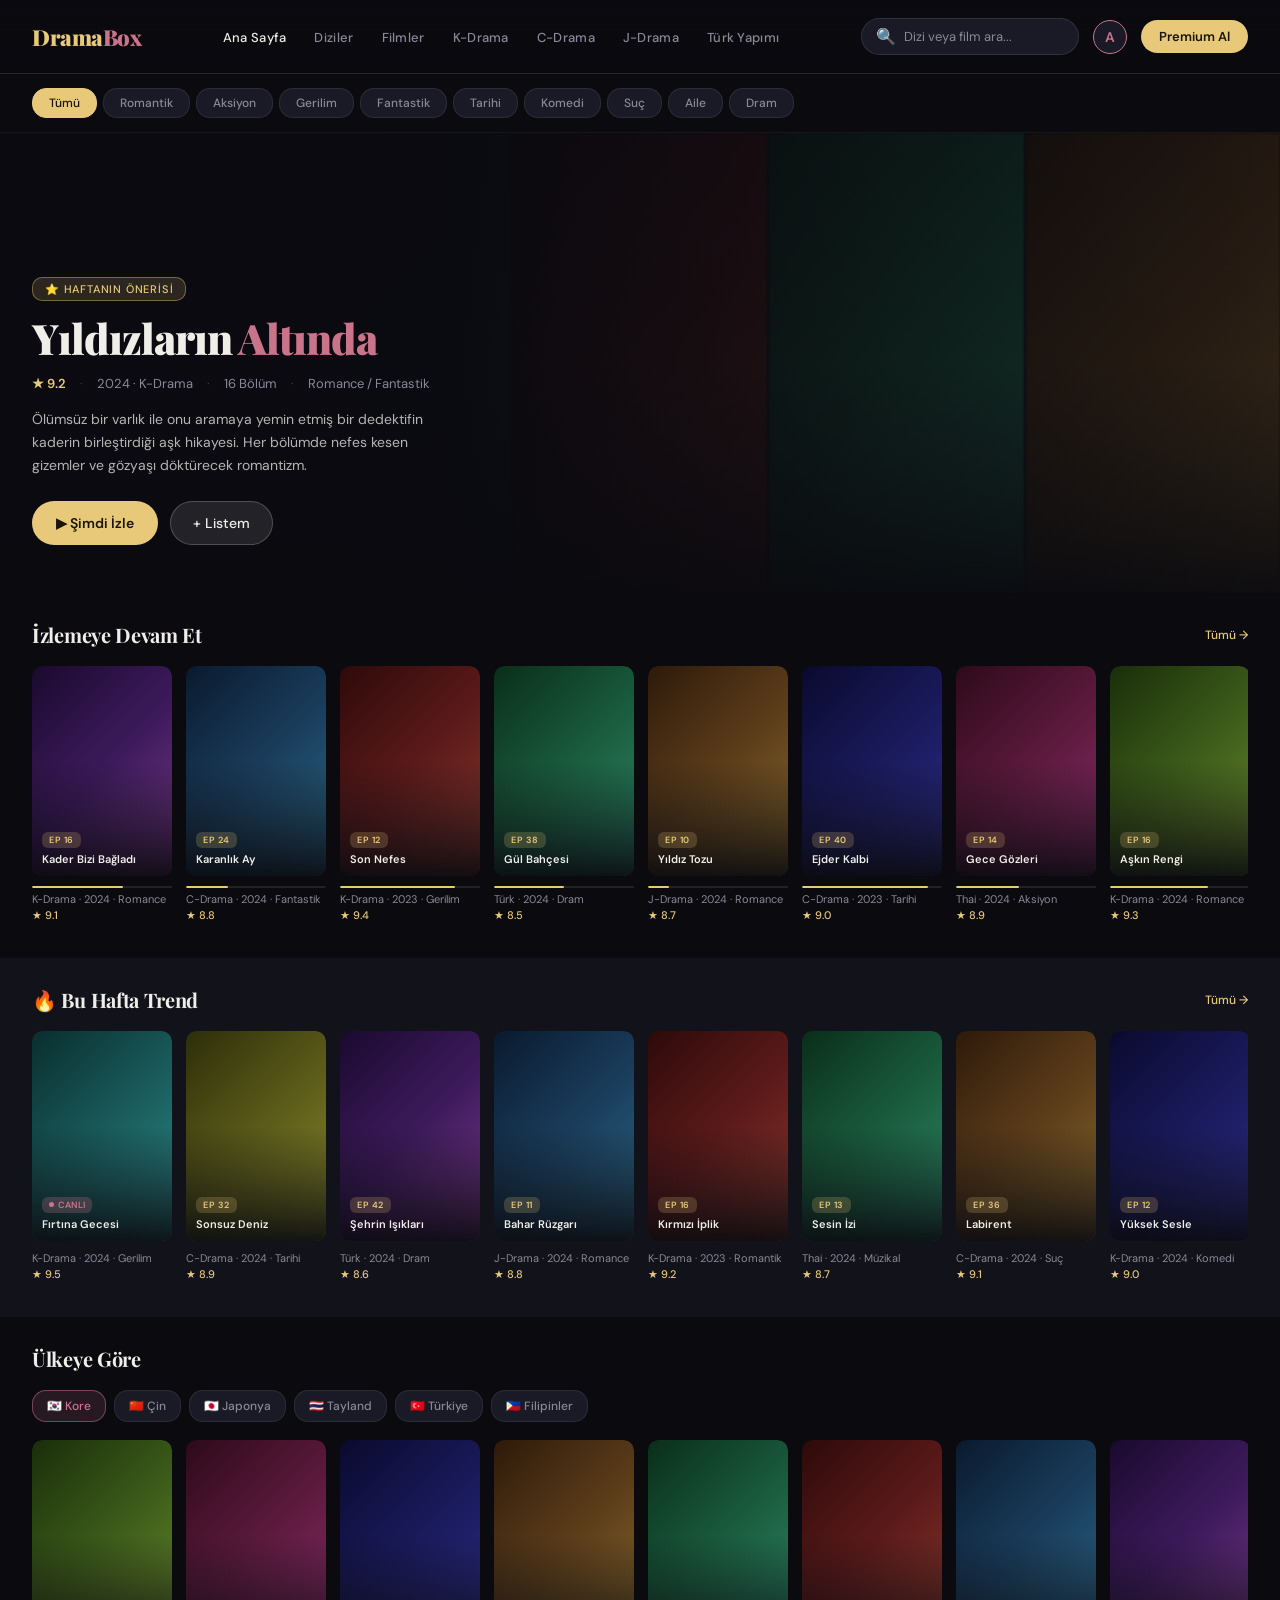
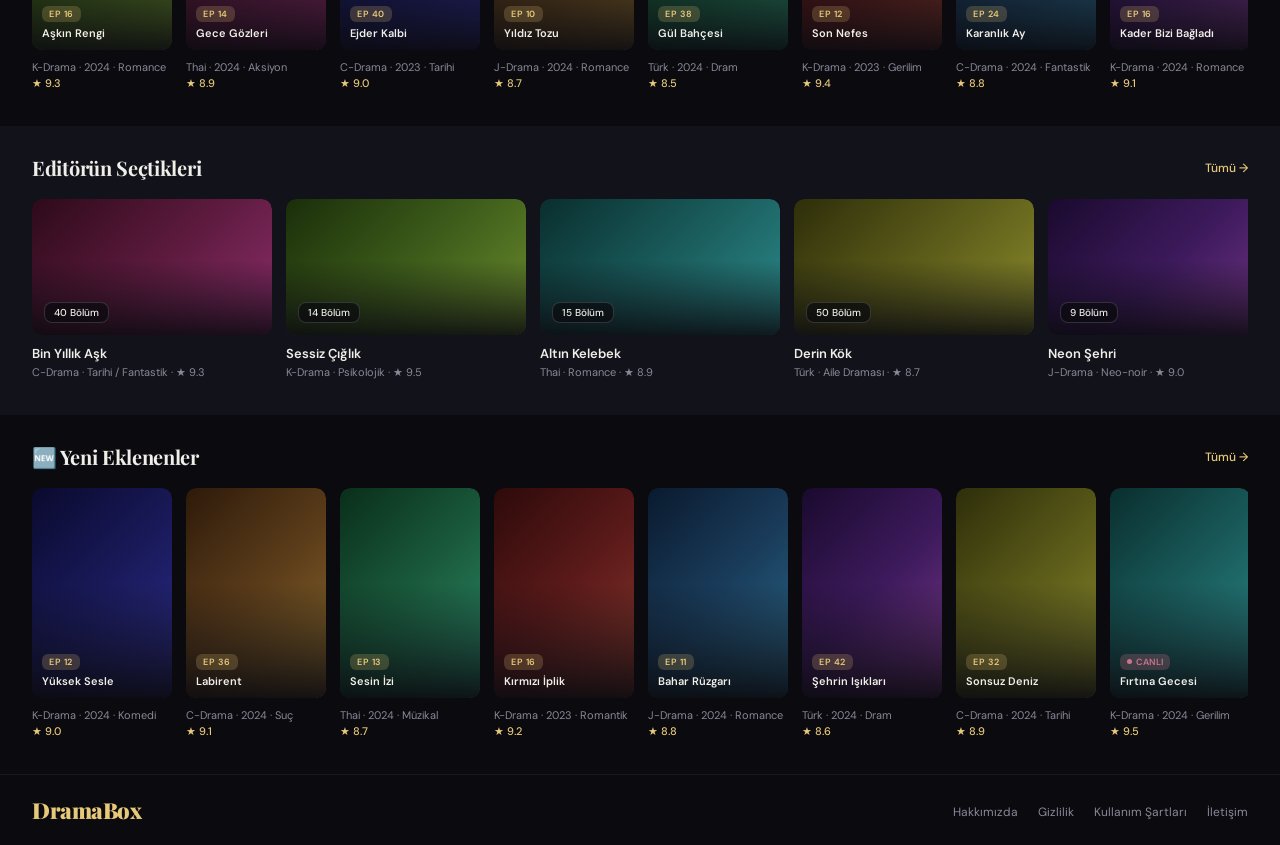
<file: index.html>
<!DOCTYPE html>
<html lang="tr">
<head>
  <meta charset="UTF-8" />
  <meta name="viewport" content="width=device-width, initial-scale=1.0" />
  <title>DramaBox – Asya Dizileri ve Filmleri</title>
  <link rel="stylesheet" href="css/style.css" />
  <link rel="preconnect" href="https://fonts.googleapis.com" />
  <link href="https://fonts.googleapis.com/css2?family=Playfair+Display:wght@400;700;900&family=DM+Sans:wght@300;400;500&display=swap" rel="stylesheet" />
</head>
<body>

  <!-- ── NAV ── -->
  <nav class="navbar">
    <a href="index.html" class="logo">Drama<span>Box</span></a>

    <ul class="nav-links">
      <li><a href="index.html" class="active">Ana Sayfa</a></li>
      <li><a href="#">Diziler</a></li>
      <li><a href="#">Filmler</a></li>
      <li><a href="#">K-Drama</a></li>
      <li><a href="#">C-Drama</a></li>
      <li><a href="#">J-Drama</a></li>
      <li><a href="#">Türk Yapımı</a></li>
    </ul>

    <div class="nav-right">
      <div class="search-box">
        <span class="search-icon">&#128269;</span>
        <input type="text" placeholder="Dizi veya film ara..." />
      </div>
      <a href="pages/profile.html" class="btn-profile">
        <div class="avatar-sm">A</div>
      </a>
      <a href="pages/payment.html" class="btn-premium">Premium Al</a>
    </div>
  </nav>

  <!-- ── GENRE TABS ── -->
  <div class="genre-tabs">
    <button class="genre-tab active">Tümü</button>
    <button class="genre-tab">Romantik</button>
    <button class="genre-tab">Aksiyon</button>
    <button class="genre-tab">Gerilim</button>
    <button class="genre-tab">Fantastik</button>
    <button class="genre-tab">Tarihi</button>
    <button class="genre-tab">Komedi</button>
    <button class="genre-tab">Suç</button>
    <button class="genre-tab">Aile</button>
    <button class="genre-tab">Dram</button>
  </div>

  <!-- ── HERO ── -->
  <section class="hero">
    <div class="hero-bg">
      <div class="hero-visual">
        <div class="hero-tile p1"></div>
        <div class="hero-tile p2"></div>
        <div class="hero-tile p3"></div>
        <div class="hero-tile p4"></div>
        <div class="hero-tile p5"></div>
      </div>
      <div class="hero-gradient"></div>
    </div>
    <div class="hero-content">
      <div class="hero-badge">&#11088; Haftanın Önerisi</div>
      <h1 class="hero-title">Yıldızların <em>Altında</em></h1>
      <div class="hero-meta">
        <span class="hero-rating">&#9733; 9.2</span>
        <span class="dot">·</span>
        <span>2024 · K-Drama</span>
        <span class="dot">·</span>
        <span>16 Bölüm</span>
        <span class="dot">·</span>
        <span>Romance / Fantastik</span>
      </div>
      <p class="hero-desc">
        Ölümsüz bir varlık ile onu aramaya yemin etmiş bir dedektifin kaderin birleştirdiği aşk hikayesi.
        Her bölümde nefes kesen gizemler ve gözyaşı döktürecek romantizm.
      </p>
      <div class="hero-actions">
        <button class="btn-primary">&#9654; Şimdi İzle</button>
        <button class="btn-secondary">+ Listem</button>
      </div>
    </div>
  </section>

  <!-- ── CONTINUE WATCHING ── -->
  <section class="section">
    <div class="section-header">
      <h2 class="section-title">İzlemeye Devam Et</h2>
      <a class="section-more" href="#">Tümü →</a>
    </div>
    <div class="cards-row" id="continue-row"></div>
  </section>

  <!-- ── TRENDING ── -->
  <section class="section bg-alt">
    <div class="section-header">
      <h2 class="section-title">🔥 Bu Hafta Trend</h2>
      <a class="section-more" href="#">Tümü →</a>
    </div>
    <div class="cards-row" id="trending-row"></div>
  </section>

  <!-- ── BY COUNTRY ── -->
  <section class="section">
    <div class="section-header">
      <h2 class="section-title">Ülkeye Göre</h2>
    </div>
    <div class="country-tabs">
      <button class="country-tab active">🇰🇷 Kore</button>
      <button class="country-tab">🇨🇳 Çin</button>
      <button class="country-tab">🇯🇵 Japonya</button>
      <button class="country-tab">🇹🇭 Tayland</button>
      <button class="country-tab">🇹🇷 Türkiye</button>
      <button class="country-tab">🇵🇭 Filipinler</button>
    </div>
    <div class="cards-row" id="country-row"></div>
  </section>

  <!-- ── EDITOR PICKS (wide) ── -->
  <section class="section bg-alt">
    <div class="section-header">
      <h2 class="section-title">Editörün Seçtikleri</h2>
      <a class="section-more" href="#">Tümü →</a>
    </div>
    <div class="cards-row" id="featured-row"></div>
  </section>

  <!-- ── NEW RELEASES ── -->
  <section class="section">
    <div class="section-header">
      <h2 class="section-title">🆕 Yeni Eklenenler</h2>
      <a class="section-more" href="#">Tümü →</a>
    </div>
    <div class="cards-row" id="new-row"></div>
  </section>

  <!-- ── FOOTER ── -->
  <footer class="footer">
    <a href="index.html" class="logo">DramaBox</a>
    <ul class="footer-links">
      <li><a href="#">Hakkımızda</a></li>
      <li><a href="#">Gizlilik</a></li>
      <li><a href="#">Kullanım Şartları</a></li>
      <li><a href="#">İletişim</a></li>
    </ul>
  </footer>

  <script src="js/data.js"></script>
  <script src="js/main.js"></script>
</body>
</html>
</file>
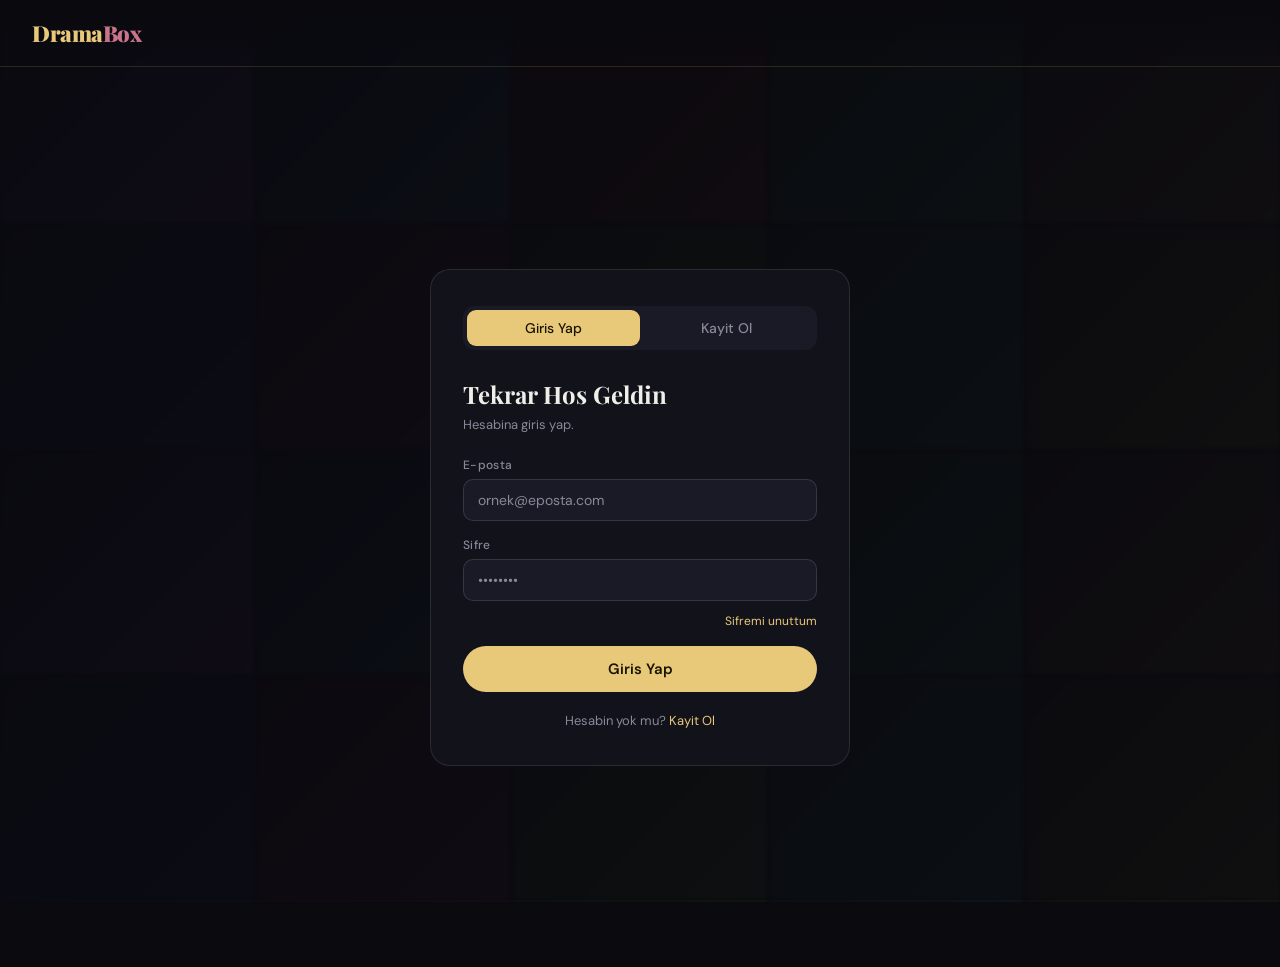
<file: pages/auth.html>
<!DOCTYPE html>
<html lang="tr"><head><meta charset="UTF-8"/><title>DramaBox - Giris</title>
<link rel="stylesheet" href="../css/style.css"/>
<link rel="stylesheet" href="../css/auth.css"/>
<link href="https://fonts.googleapis.com/css2?family=Playfair+Display:wght@900&family=DM+Sans:wght@400;500&display=swap" rel="stylesheet"/>
</head><body>
<nav class="navbar"><a href="../index.html" class="logo">Drama<span>Box</span></a></nav>
<main class="auth-page">
<div class="auth-bg"><div class="auth-bg-tiles" id="bg-tiles"></div><div class="auth-bg-gradient"></div></div>
<div class="auth-card">
<div class="auth-tabs">
<button class="auth-tab active" onclick="switchTab('login')">Giris Yap</button>
<button class="auth-tab" onclick="switchTab('register')">Kayit Ol</button>
</div>
<div id="form-login">
<h2 class="auth-title">Tekrar Hos Geldin</h2>
<p class="auth-sub">Hesabina giris yap.</p>
<div class="form-group"><label>E-posta</label><input type="email" placeholder="ornek@eposta.com" id="login-email"/></div>
<div class="form-group"><label>Sifre</label><input type="password" placeholder="••••••••" id="login-pass"/></div>
<div class="auth-forgot"><a href="#">Sifremi unuttum</a></div>
<button class="btn-auth" onclick="handleLogin()">Giris Yap</button>
<p class="auth-switch">Hesabin yok mu? <a href="#" onclick="switchTab('register')">Kayit Ol</a></p>
</div>
<div id="form-register" style="display:none">
<h2 class="auth-title">Hesap Olustur</h2>
<p class="auth-sub">Ucretsiz uye ol.</p>
<div class="form-row">
<div class="form-group"><label>Ad</label><input type="text" placeholder="Adin"/></div>
<div class="form-group"><label>Soyad</label><input type="text" placeholder="Soyadın"/></div>
</div>
<div class="form-group"><label>E-posta</label><input type="email" placeholder="ornek@eposta.com"/></div>
<div class="form-group"><label>Sifre</label><input type="password" placeholder="En az 8 karakter"/></div>
<button class="btn-auth" onclick="handleRegister()">Kayit Ol</button>
<p class="auth-switch">Hesabin var mi? <a href="#" onclick="switchTab('login')">Giris Yap</a></p>
</div>
</div></main>
<script src="../js/config.js"></script>
<script>
const colors=['p1','p2','p3','p4','p5','p6','p7','p8','p9','p10'];
const tiles=document.getElementById('bg-tiles');
for(let i=0;i<20;i++){const d=document.createElement('div');d.className='bg-tile '+colors[i%colors.length];tiles.appendChild(d);}
function switchTab(t){
document.getElementById('form-login').style.display=t==='login'?'':'none';
document.getElementById('form-register').style.display=t==='register'?'':'none';
document.querySelectorAll('.auth-tab').forEach((b,i)=>b.classList.toggle('active',(t==='login'&&i===0)||(t==='register'&&i===1)));
}
function handleLogin(){const e=document.getElementById('login-email').value,p=document.getElementById('login-pass').value;if(!e||!p){alert('Lutfen tum alanlari doldurun.');return;}localStorage.setItem('db_user',JSON.stringify({email:e}));window.location.href='../index.html';}
function handleRegister(){alert('Kayit basarili!');switchTab('login');}
</script></body></html>
</file>
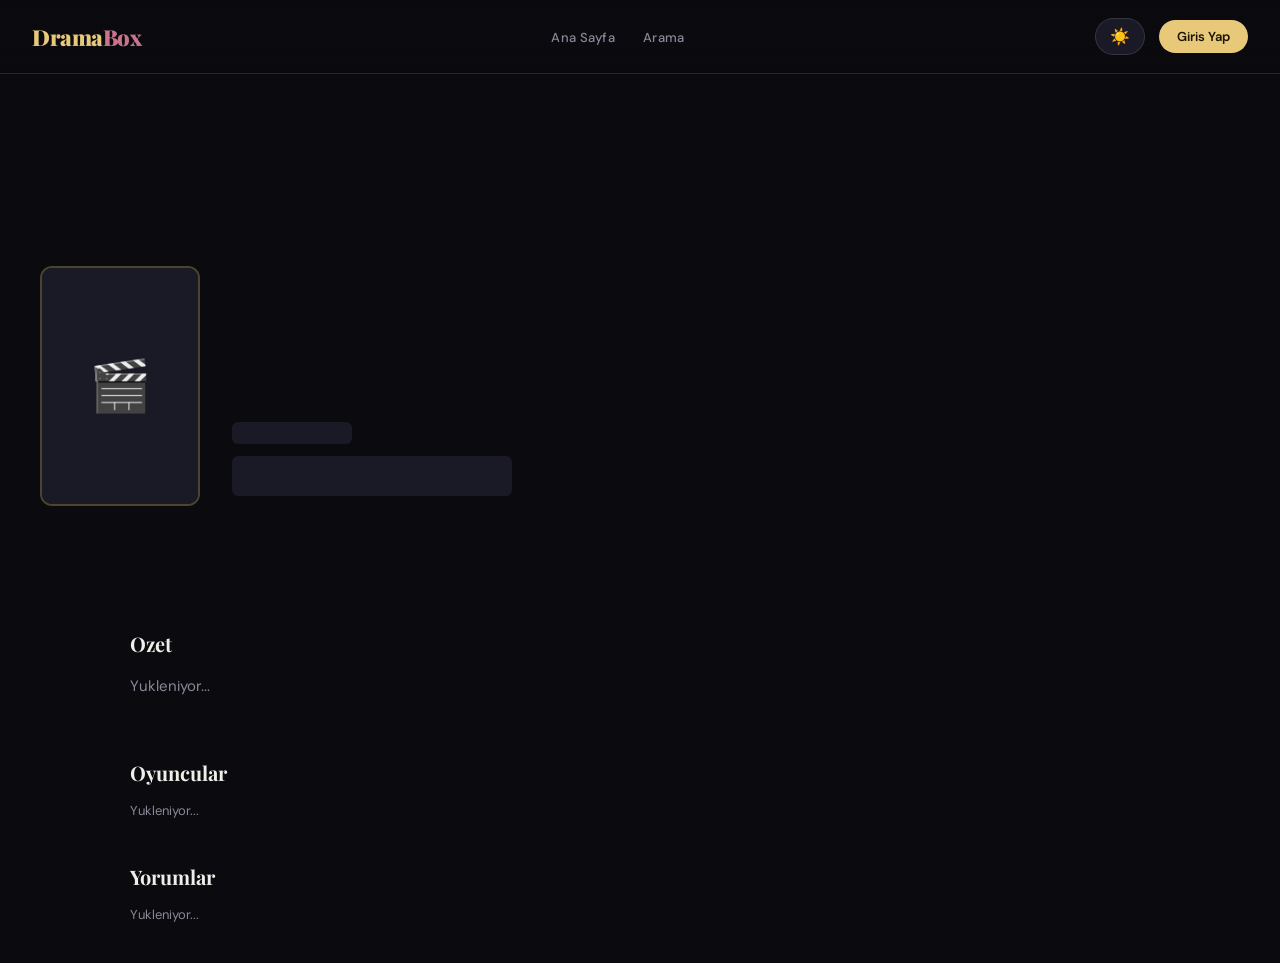
<file: pages/detail.html>
<!DOCTYPE html>
<html lang="tr" data-theme="dark"><head><meta charset="UTF-8"/><title>DramaBox - Detay</title>
<link rel="stylesheet" href="../css/style.css"/>
<link href="https://fonts.googleapis.com/css2?family=Playfair+Display:wght@700;900&family=DM+Sans:wght@400;500&display=swap" rel="stylesheet"/>
<style>
[data-theme=light]{--bg:#f5f3ee;--bg2:#eceae4;--bg3:#e0ddd6;--text:#1a1a26;--muted:#6b6a78}
.detail-backdrop{position:relative;height:480px;display:flex;align-items:flex-end;padding:48px 40px;overflow:hidden}
.backdrop-img{position:absolute;inset:0;background-size:cover;background-position:center top}
.backdrop-overlay{position:absolute;inset:0;background:linear-gradient(90deg,rgba(10,10,15,.95) 40%,rgba(10,10,15,.3) 75%,transparent 100%),linear-gradient(0deg,rgba(10,10,15,1) 0%,transparent 60%)}
.detail-hero{position:relative;z-index:2;display:flex;gap:32px;align-items:flex-end;max-width:1100px;width:100%}
.detail-poster{width:160px;height:240px;flex-shrink:0;border-radius:12px;overflow:hidden;border:2px solid rgba(232,201,122,.3)}
.detail-poster img{width:100%;height:100%;object-fit:cover}
.detail-badge{display:inline-flex;align-items:center;background:rgba(232,201,122,.15);border:0.5px solid rgba(232,201,122,.4);color:var(--accent);font-size:11px;font-weight:600;padding:4px 12px;border-radius:10px;margin-bottom:12px;text-transform:uppercase;letter-spacing:.8px}
.detail-title{font-family:'Playfair Display',serif;font-size:34px;font-weight:900;line-height:1.1;margin-bottom:10px;color:#f0eee8}
.detail-meta{display:flex;flex-wrap:wrap;gap:12px;font-size:13px;color:rgba(240,238,232,.7);margin-bottom:12px;align-items:center}
.detail-rating{color:var(--accent);font-weight:700;font-size:15px}
.genre-pill{background:rgba(255,255,255,.08);border:0.5px solid rgba(255,255,255,.15);color:rgba(240,238,232,.8);padding:4px 12px;border-radius:10px;font-size:12px}
.detail-actions{display:flex;gap:10px;margin-top:12px}
.btn-watch{display:flex;align-items:center;gap:8px;background:var(--accent);color:#1a1400;border:none;border-radius:24px;padding:12px 24px;font-size:14px;font-weight:600;font-family:'DM Sans',sans-serif;cursor:pointer}
.btn-list{background:rgba(255,255,255,.1);border:0.5px solid rgba(255,255,255,.2);color:#f0eee8;border-radius:24px;padding:12px 20px;font-size:14px;font-family:'DM Sans',sans-serif;cursor:pointer}
.detail-content{max-width:1100px;margin:0 auto;padding:40px}
.sec-title{font-family:'Playfair Display',serif;font-size:20px;font-weight:700;margin-bottom:16px;margin-top:36px}
.overview-text{font-size:15px;line-height:1.75;color:var(--muted);max-width:760px}
.stats-row{display:grid;grid-template-columns:repeat(4,1fr);gap:16px;margin:24px 0}
.stat-box{background:var(--bg2);border:0.5px solid rgba(255,255,255,.08);border-radius:12px;padding:18px;text-align:center}
.stat-num{font-family:'Playfair Display',serif;font-size:26px;font-weight:700;color:var(--accent)}
.stat-lbl{font-size:12px;color:var(--muted);margin-top:4px}
.cast-row{display:flex;gap:16px;overflow-x:auto;padding-bottom:8px;scrollbar-width:none}
.cast-card{flex:0 0 90px;text-align:center}
.cast-avatar{width:72px;height:72px;border-radius:50%;overflow:hidden;margin:0 auto 8px;background:var(--bg3)}
.cast-avatar img{width:100%;height:100%;object-fit:cover}
.cast-name{font-size:11px;font-weight:600;line-height:1.3}
.cast-char{font-size:10px;color:var(--muted);margin-top:2px}
.ep-item{display:flex;gap:14px;align-items:center;padding:14px 0;border-bottom:0.5px solid rgba(255,255,255,.06);cursor:pointer}
.ep-num{font-family:'Playfair Display',serif;font-size:20px;font-weight:700;color:var(--accent);min-width:32px;text-align:center}
.ep-thumb{width:110px;height:62px;border-radius:8px;background:var(--bg3);flex-shrink:0;overflow:hidden}
.ep-thumb img{width:100%;height:100%;object-fit:cover}
.ep-title{font-size:14px;font-weight:600;margin-bottom:4px}
.ep-date{font-size:12px;color:var(--muted)}
.review-card{background:var(--bg2);border:0.5px solid rgba(255,255,255,.08);border-radius:12px;padding:20px;margin-bottom:14px}
.review-header{display:flex;align-items:center;gap:12px;margin-bottom:10px}
.review-avatar{width:40px;height:40px;border-radius:50%;background:var(--bg3);display:flex;align-items:center;justify-content:center;font-weight:600;color:var(--accent)}
.review-name{font-size:14px;font-weight:600}
.review-rating{font-size:12px;color:var(--accent)}
.review-content{font-size:13px;line-height:1.7;color:var(--muted)}
@keyframes shimmer{0%,100%{opacity:.4}50%{opacity:.8}}
</style></head><body>
<nav class="navbar">
<a href="../index.html" class="logo">Drama<span>Box</span></a>
<ul class="nav-links"><li><a href="../index.html">Ana Sayfa</a></li><li><a href="search.html">Arama</a></li></ul>
<div class="nav-right">
<button onclick="toggleTheme()" id="theme-btn" style="background:var(--bg3);border:0.5px solid rgba(255,255,255,.12);color:var(--text);padding:8px 14px;border-radius:20px;font-size:16px;cursor:pointer">☀️</button>
<a href="auth.html" class="btn-premium">Giris Yap</a>
</div>
</nav>
<div class="detail-backdrop">
<div class="backdrop-img" id="backdrop-img"></div>
<div class="backdrop-overlay"></div>
<div class="detail-hero">
<div class="detail-poster" id="detail-poster"><div style="width:100%;height:100%;display:flex;align-items:center;justify-content:center;font-size:50px;background:var(--bg3)">🎬</div></div>
<div id="detail-info"><div style="background:var(--bg3);width:120px;height:22px;border-radius:6px;margin-bottom:12px;animation:shimmer 1.5s infinite"></div><div style="background:var(--bg3);width:280px;height:40px;border-radius:6px;margin-bottom:10px;animation:shimmer 1.5s infinite"></div></div>
</div>
</div>
<div class="detail-content">
<h3 class="sec-title">Ozet</h3>
<p class="overview-text" id="overview-text">Yukleniyor...</p>
<div class="stats-row" id="stats-row"></div>
<h3 class="sec-title">Oyuncular</h3>
<div class="cast-row" id="cast-row"><p style="color:var(--muted);font-size:13px">Yukleniyor...</p></div>
<div id="episodes-section" style="display:none">
<div style="display:flex;align-items:center;justify-content:space-between;margin-top:36px;margin-bottom:16px">
<h3 style="font-family:'Playfair Display',serif;font-size:20px;font-weight:700">Bolumler</h3>
<select id="season-select" style="background:var(--bg3);border:0.5px solid rgba(255,255,255,.12);color:var(--text);padding:6px 12px;border-radius:10px;font-family:'DM Sans',sans-serif;font-size:13px;cursor:pointer"></select>
</div>
<div id="episodes-list"></div>
</div>
<h3 class="sec-title">Yorumlar</h3>
<div id="reviews-list"><p style="color:var(--muted);font-size:13px">Yukleniyor...</p></div>
</div>
<script src="../js/config.js"></script>
<script>
const params=new URLSearchParams(location.search),id=params.get('id'),type=params.get('type')||'tv';
function toggleTheme(){const h=document.documentElement,d=h.dataset.theme==='dark';h.dataset.theme=d?'light':'dark';document.getElementById('theme-btn').textContent=d?'🌙':'☀️';}
async function loadDetail(){
if(!id)return;
try{
const data=await apiFetch('/'+type+'/'+id,{append_to_response:'credits,reviews'});
if(data.backdrop_path)document.getElementById('backdrop-img').style.backgroundImage='url('+backdropUrl(data.backdrop_path)+')';
const poster=document.getElementById('detail-poster');
poster.innerHTML=data.poster_path?'<img src="'+posterUrl(data.poster_path)+'" style="width:100%;height:100%;object-fit:cover"/>':'<div style="width:100%;height:100%;display:flex;align-items:center;justify-content:center;font-size:50px;background:var(--bg3)">🎬</div>';
const title=data.title||data.name||'--';
const year=(data.release_date||data.first_air_date||'').slice(0,4);
const rating=data.vote_average?data.vote_average.toFixed(1):'--';
const genres=(data.genres||[]).map(g=>'<span class="genre-pill">'+g.name+'</span>').join('');
document.title='DramaBox - '+title;
document.getElementById('detail-info').innerHTML='<div class="detail-badge">'+(type==='movie'?'Film':'Dizi')+'</div><h1 class="detail-title">'+title+'</h1><div class="detail-meta"><span class="detail-rating">★ '+rating+'</span><span>·</span><span>'+year+'</span>'+(data.number_of_episodes?'<span>·</span><span>'+data.number_of_episodes+' Bolum</span>':'')+'</div><div style="display:flex;gap:6px;flex-wrap:wrap;margin-bottom:12px">'+genres+'</div><div class="detail-actions"><button class="btn-watch">▶ Simdi Izle</button><button class="btn-list">+ Listem</button></div>';
document.getElementById('overview-text').textContent=data.overview||'Turkce ozet bulunmuyor.';
const s=type==='tv'?[{num:data.number_of_seasons||'--',lbl:'Sezon'},{num:data.number_of_episodes||'--',lbl:'Bolum'},{num:rating,lbl:'Puan'},{num:data.vote_count?data.vote_count.toLocaleString():'--',lbl:'Oy'}]:[{num:formatRuntime(data.runtime),lbl:'Sure'},{num:rating,lbl:'Puan'},{num:data.vote_count?data.vote_count.toLocaleString():'--',lbl:'Oy'},{num:year,lbl:'Yil'}];
document.getElementById('stats-row').innerHTML=s.map(x=>'<div class="stat-box"><div class="stat-num">'+x.num+'</div><div class="stat-lbl">'+x.lbl+'</div></div>').join('');
const cast=(data.credits?.cast||[]).slice(0,12);
document.getElementById('cast-row').innerHTML=cast.length?cast.map(c=>'<div class="cast-card"><div class="cast-avatar">'+(c.profile_path?'<img src="'+profileUrl(c.profile_path)+'" loading="lazy"/>':'<div style="width:100%;height:100%;display:flex;align-items:center;justify-content:center;font-size:28px">👤</div>')+'</div><div class="cast-name">'+c.name+'</div><div class="cast-char">'+(c.character||'')+'</div></div>').join(''):'<p style="color:var(--muted);font-size:13px">Oyuncu bilgisi yok.</p>';
if(type==='tv'&&data.seasons){
const sec=document.getElementById('episodes-section');sec.style.display='';
const sel=document.getElementById('season-select');
const real=data.seasons.filter(s=>s.season_number>0);
sel.innerHTML=real.map(s=>'<option value="'+s.season_number+'">Sezon '+s.season_number+' ('+s.episode_count+' bolum)</option>').join('');
loadEpisodes(id,real[0]?.season_number||1);
sel.addEventListener('change',()=>loadEpisodes(id,sel.value));
}
const reviews=(data.reviews?.results||[]).slice(0,5);
document.getElementById('reviews-list').innerHTML=reviews.length?reviews.map(r=>'<div class="review-card"><div class="review-header"><div class="review-avatar">'+r.author.charAt(0).toUpperCase()+'</div><div><div class="review-name">'+r.author+'</div><div class="review-rating">'+(r.author_details?.rating?'★ '+r.author_details.rating:'')+'</div></div></div><div class="review-content">'+r.content.slice(0,400)+(r.content.length>400?'...':'')+'</div></div>').join(''):'<p style="color:var(--muted);font-size:13px">Henuz yorum yapilmamis.</p>';
}catch(e){console.error(e);document.getElementById('detail-info').innerHTML='<p style="color:var(--accent2)">Hata olustu.</p>';}
}
async function loadEpisodes(showId,seasonNum){
const list=document.getElementById('episodes-list');
list.innerHTML='<p style="color:var(--muted);padding:20px 0;font-size:13px">Yukleniyor...</p>';
try{const d=await apiFetch('/tv/'+showId+'/season/'+seasonNum);
list.innerHTML=(d.episodes||[]).map(ep=>'<div class="ep-item"><div class="ep-num">'+ep.episode_number+'</div><div class="ep-thumb">'+(ep.still_path?'<img src="'+posterUrl(ep.still_path,'w300')+'" loading="lazy"/>':'')+'</div><div class="ep-info"><div class="ep-title">'+(ep.name||'Bolum '+ep.episode_number)+'</div><div class="ep-date">'+formatDate(ep.air_date)+' · '+formatRuntime(ep.runtime)+'</div></div><div style="color:var(--accent);font-size:13px;font-weight:600">'+(ep.vote_average?'★ '+ep.vote_average.toFixed(1):'')+'</div></div>').join('');
}catch(e){list.innerHTML='<p style="color:var(--muted)">Bolumler yuklenemedi.</p>';}
}
loadDetail();
</script></body></html>
</file>
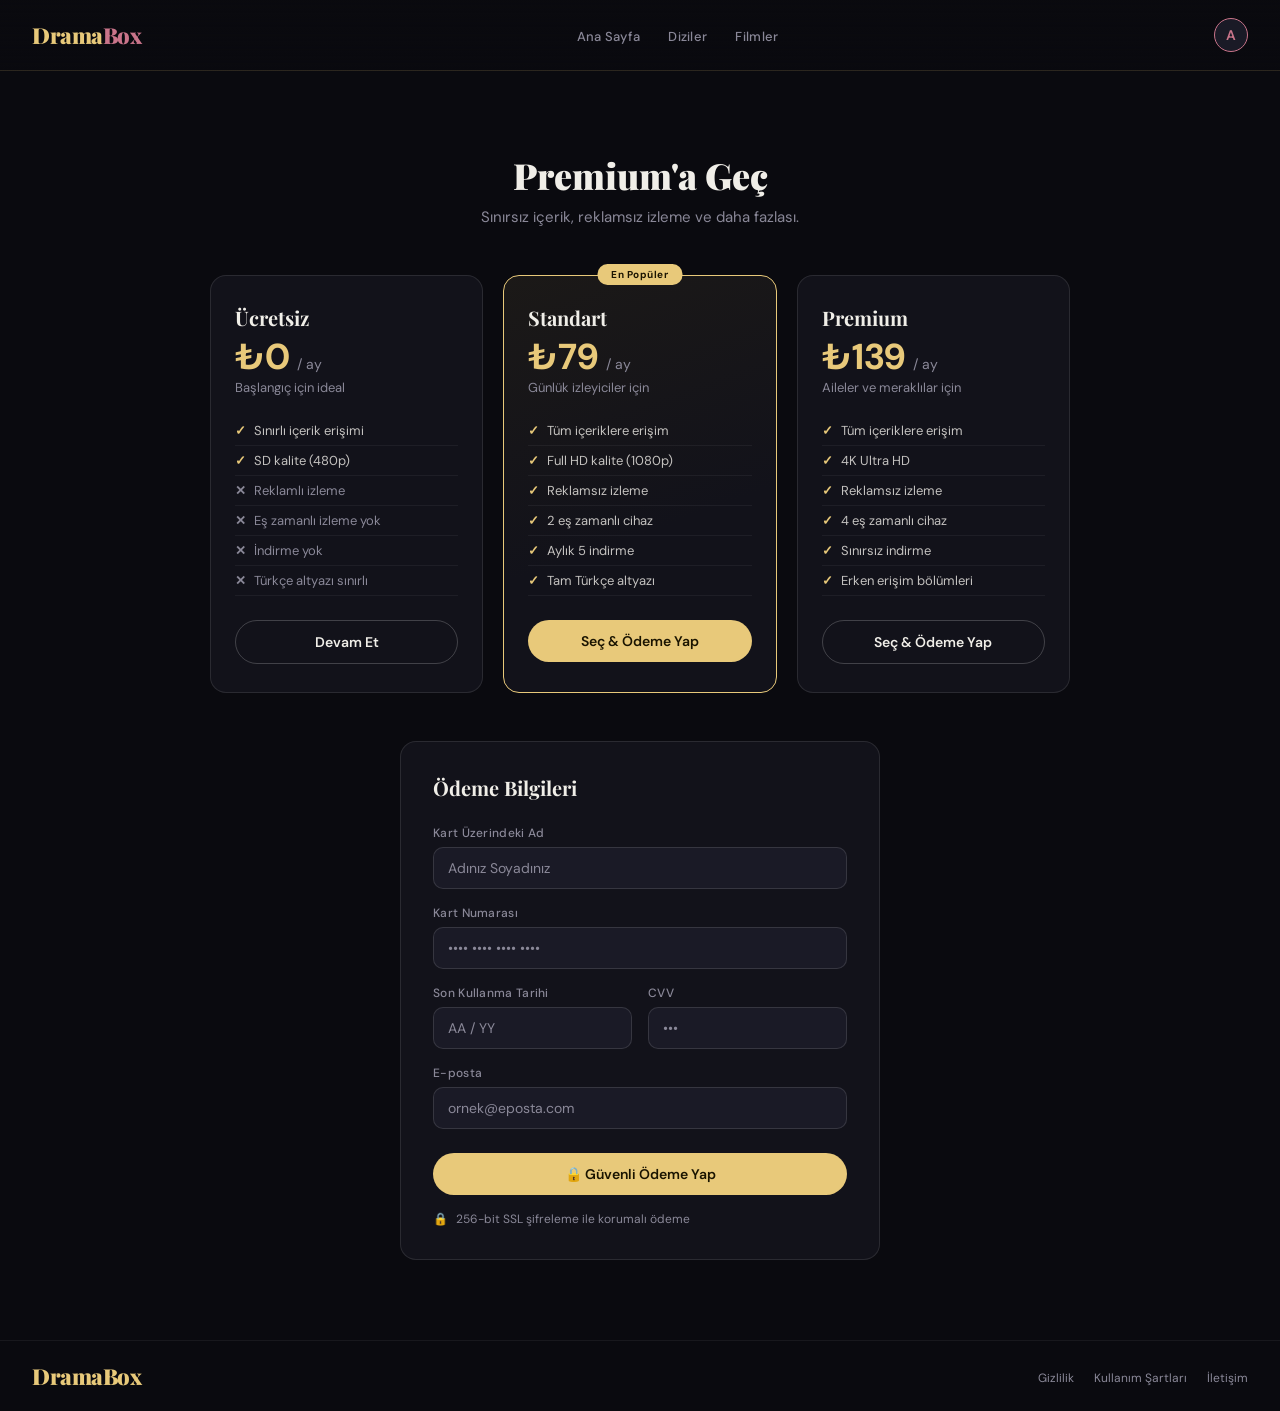
<file: pages/payment.html>
<!DOCTYPE html>
<html lang="tr">
<head>
  <meta charset="UTF-8" />
  <meta name="viewport" content="width=device-width, initial-scale=1.0" />
  <title>DramaBox – Premium Plan Seç</title>
  <link rel="stylesheet" href="../css/style.css" />
  <link href="https://fonts.googleapis.com/css2?family=Playfair+Display:wght@400;700;900&family=DM+Sans:wght@300;400;500&display=swap" rel="stylesheet" />
</head>
<body>

  <!-- NAV -->
  <nav class="navbar">
    <a href="../index.html" class="logo">Drama<span>Box</span></a>
    <ul class="nav-links">
      <li><a href="../index.html">Ana Sayfa</a></li>
      <li><a href="#">Diziler</a></li>
      <li><a href="#">Filmler</a></li>
    </ul>
    <div class="nav-right">
      <a href="profile.html" class="btn-profile">
        <div class="avatar-sm">A</div>
      </a>
    </div>
  </nav>

  <!-- PAYMENT PAGE -->
  <main class="payment-page">

    <h1>Premium'a Geç</h1>
    <p class="subtitle">Sınırsız içerik, reklamsız izleme ve daha fazlası.</p>

    <!-- PLANS -->
    <div class="plans-grid">

      <!-- Ücretsiz -->
      <div class="plan-card">
        <div class="plan-name">Ücretsiz</div>
        <div class="plan-price">₺0 <span>/ ay</span></div>
        <p class="plan-desc">Başlangıç için ideal</p>
        <ul class="plan-features">
          <li>Sınırlı içerik erişimi</li>
          <li>SD kalite (480p)</li>
          <li class="no">Reklamlı izleme</li>
          <li class="no">Eş zamanlı izleme yok</li>
          <li class="no">İndirme yok</li>
          <li class="no">Türkçe altyazı sınırlı</li>
        </ul>
        <button class="btn-plan btn-plan-outline">Devam Et</button>
      </div>

      <!-- Standart – Öne Çıkan -->
      <div class="plan-card featured-plan">
        <div class="plan-popular">En Popüler</div>
        <div class="plan-name">Standart</div>
        <div class="plan-price">₺79 <span>/ ay</span></div>
        <p class="plan-desc">Günlük izleyiciler için</p>
        <ul class="plan-features">
          <li>Tüm içeriklere erişim</li>
          <li>Full HD kalite (1080p)</li>
          <li>Reklamsız izleme</li>
          <li>2 eş zamanlı cihaz</li>
          <li>Aylık 5 indirme</li>
          <li>Tam Türkçe altyazı</li>
        </ul>
        <button class="btn-plan btn-plan-gold" id="select-standard">Seç & Ödeme Yap</button>
      </div>

      <!-- Premium -->
      <div class="plan-card">
        <div class="plan-name">Premium</div>
        <div class="plan-price">₺139 <span>/ ay</span></div>
        <p class="plan-desc">Aileler ve meraklılar için</p>
        <ul class="plan-features">
          <li>Tüm içeriklere erişim</li>
          <li>4K Ultra HD</li>
          <li>Reklamsız izleme</li>
          <li>4 eş zamanlı cihaz</li>
          <li>Sınırsız indirme</li>
          <li>Erken erişim bölümleri</li>
        </ul>
        <button class="btn-plan btn-plan-outline" id="select-premium">Seç & Ödeme Yap</button>
      </div>

    </div>

    <!-- PAYMENT FORM -->
    <div class="payment-form-wrap" id="payment-form-section">
      <h3>Ödeme Bilgileri</h3>

      <div class="form-group">
        <label>Kart Üzerindeki Ad</label>
        <input type="text" placeholder="Adınız Soyadınız" />
      </div>

      <div class="form-group">
        <label>Kart Numarası</label>
        <input type="text" placeholder="•••• •••• •••• ••••" maxlength="19" id="card-num" />
      </div>

      <div class="form-row">
        <div class="form-group">
          <label>Son Kullanma Tarihi</label>
          <input type="text" placeholder="AA / YY" maxlength="7" />
        </div>
        <div class="form-group">
          <label>CVV</label>
          <input type="text" placeholder="•••" maxlength="3" />
        </div>
      </div>

      <div class="form-group">
        <label>E-posta</label>
        <input type="email" placeholder="ornek@eposta.com" />
      </div>

      <button class="btn-plan btn-plan-gold" style="margin-top:8px;" onclick="handlePayment()">
        &#128274; Güvenli Ödeme Yap
      </button>

      <div class="secure-badge">
        <span>&#128274;</span>
        <span>256-bit SSL şifreleme ile korumalı ödeme</span>
      </div>
    </div>

  </main>

  <footer class="footer">
    <a href="../index.html" class="logo">DramaBox</a>
    <ul class="footer-links">
      <li><a href="#">Gizlilik</a></li>
      <li><a href="#">Kullanım Şartları</a></li>
      <li><a href="#">İletişim</a></li>
    </ul>
  </footer>

  <script>
    // Kart numarası formatla
    document.getElementById('card-num').addEventListener('input', function () {
      let val = this.value.replace(/\D/g, '').slice(0, 16);
      this.value = val.replace(/(.{4})/g, '$1 ').trim();
    });

    // Plan seçimi
    ['select-standard', 'select-premium'].forEach(id => {
      document.getElementById(id).addEventListener('click', () => {
        document.getElementById('payment-form-section').scrollIntoView({ behavior: 'smooth' });
      });
    });

    function handlePayment() {
      alert('Ödeme başarılı! Premium üyeliğiniz aktif edildi. 🎉');
      window.location.href = '../index.html';
    }
  </script>
</body>
</html>
</file>
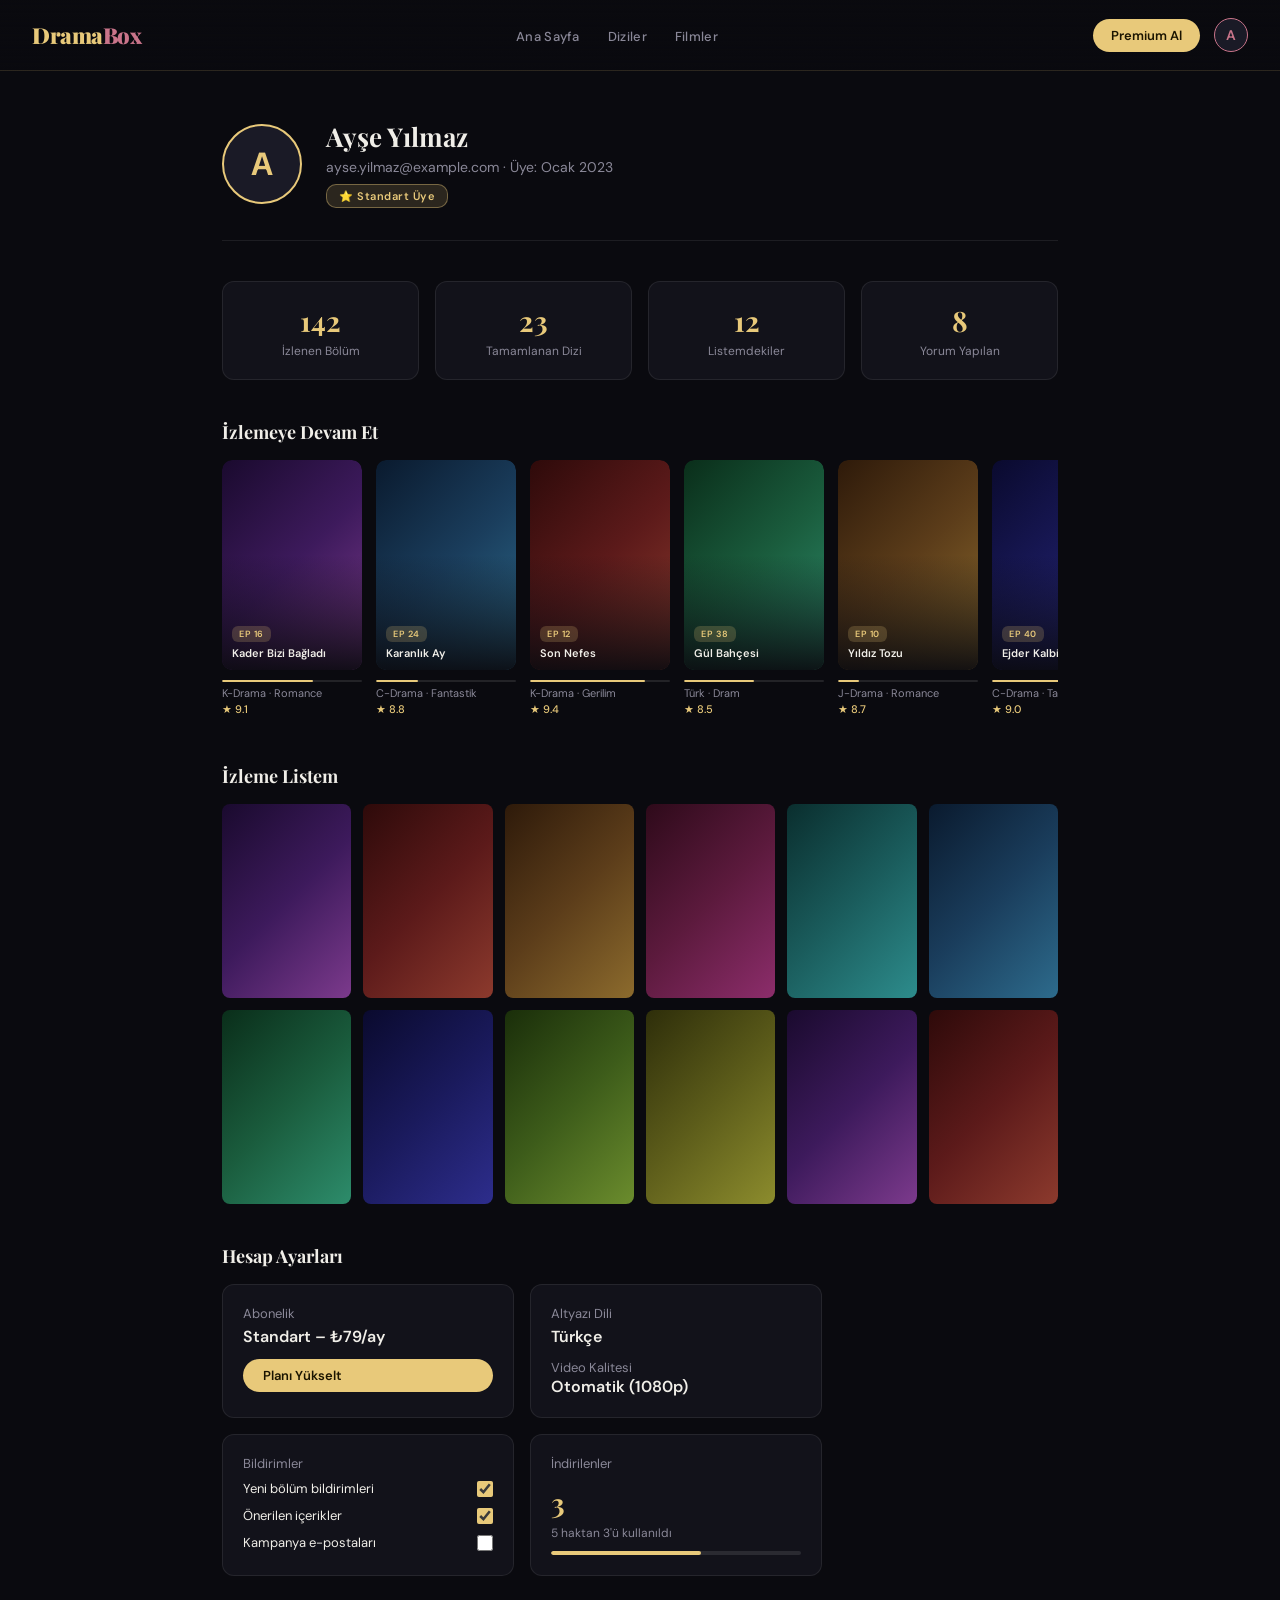
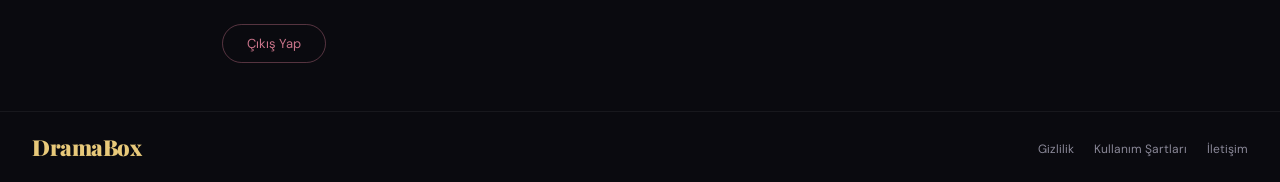
<file: pages/profile.html>
<!DOCTYPE html>
<html lang="tr">
<head>
  <meta charset="UTF-8" />
  <meta name="viewport" content="width=device-width, initial-scale=1.0" />
  <title>DramaBox – Profilim</title>
  <link rel="stylesheet" href="../css/style.css" />
  <link href="https://fonts.googleapis.com/css2?family=Playfair+Display:wght@400;700;900&family=DM+Sans:wght@300;400;500&display=swap" rel="stylesheet" />
</head>
<body>

  <!-- NAV -->
  <nav class="navbar">
    <a href="../index.html" class="logo">Drama<span>Box</span></a>
    <ul class="nav-links">
      <li><a href="../index.html">Ana Sayfa</a></li>
      <li><a href="#">Diziler</a></li>
      <li><a href="#">Filmler</a></li>
    </ul>
    <div class="nav-right">
      <a href="payment.html" class="btn-premium">Premium Al</a>
      <div class="avatar-sm">A</div>
    </div>
  </nav>

  <!-- PROFILE CONTENT -->
  <main class="profile-page">

    <!-- Header -->
    <div class="profile-header">
      <div class="avatar-lg">A</div>
      <div class="profile-info">
        <h2>Ayşe Yılmaz</h2>
        <p>ayse.yilmaz@example.com · Üye: Ocak 2023</p>
        <div class="badge-plan">⭐ Standart Üye</div>
      </div>
    </div>

    <!-- İstatistikler -->
    <div class="profile-stats">
      <div class="stat-card">
        <div class="stat-num">142</div>
        <div class="stat-label">İzlenen Bölüm</div>
      </div>
      <div class="stat-card">
        <div class="stat-num">23</div>
        <div class="stat-label">Tamamlanan Dizi</div>
      </div>
      <div class="stat-card">
        <div class="stat-num">12</div>
        <div class="stat-label">Listemdekiler</div>
      </div>
      <div class="stat-card">
        <div class="stat-num">8</div>
        <div class="stat-label">Yorum Yapılan</div>
      </div>
    </div>

    <!-- İzlemeye Devam Et -->
    <h3 class="profile-section-title">İzlemeye Devam Et</h3>
    <div class="cards-row" id="profile-continue" style="margin-bottom:40px;"></div>

    <!-- İzleme Listem -->
    <h3 class="profile-section-title">İzleme Listem</h3>
    <div class="watchlist-grid" id="watchlist-grid"></div>

    <!-- Ayarlar Özeti -->
    <h3 class="profile-section-title" style="margin-top:8px;">Hesap Ayarları</h3>
    <div style="display:grid; grid-template-columns:1fr 1fr; gap:16px; max-width:600px; margin-bottom:48px;">

      <div style="background:var(--bg2); border:0.5px solid rgba(255,255,255,.08); border-radius:12px; padding:20px;">
        <div style="font-size:13px; color:var(--muted); margin-bottom:4px;">Abonelik</div>
        <div style="font-weight:600; margin-bottom:12px;">Standart – ₺79/ay</div>
        <a href="payment.html" class="btn-plan btn-plan-gold" style="display:inline-block; padding:8px 20px; border-radius:20px; font-size:13px; font-family:'DM Sans',sans-serif; cursor:pointer; border:none;">
          Planı Yükselt
        </a>
      </div>

      <div style="background:var(--bg2); border:0.5px solid rgba(255,255,255,.08); border-radius:12px; padding:20px;">
        <div style="font-size:13px; color:var(--muted); margin-bottom:4px;">Altyazı Dili</div>
        <div style="font-weight:600; margin-bottom:12px;">Türkçe</div>
        <div style="font-size:13px; color:var(--muted);">Video Kalitesi</div>
        <div style="font-weight:600;">Otomatik (1080p)</div>
      </div>

      <div style="background:var(--bg2); border:0.5px solid rgba(255,255,255,.08); border-radius:12px; padding:20px;">
        <div style="font-size:13px; color:var(--muted); margin-bottom:4px;">Bildirimler</div>
        <div style="display:flex; flex-direction:column; gap:10px; margin-top:8px;">
          <label style="display:flex; justify-content:space-between; align-items:center; font-size:13px; cursor:pointer;">
            Yeni bölüm bildirimleri
            <input type="checkbox" checked style="accent-color:var(--accent); width:16px; height:16px;" />
          </label>
          <label style="display:flex; justify-content:space-between; align-items:center; font-size:13px; cursor:pointer;">
            Önerilen içerikler
            <input type="checkbox" checked style="accent-color:var(--accent); width:16px; height:16px;" />
          </label>
          <label style="display:flex; justify-content:space-between; align-items:center; font-size:13px; cursor:pointer;">
            Kampanya e-postaları
            <input type="checkbox" style="accent-color:var(--accent); width:16px; height:16px;" />
          </label>
        </div>
      </div>

      <div style="background:var(--bg2); border:0.5px solid rgba(255,255,255,.08); border-radius:12px; padding:20px;">
        <div style="font-size:13px; color:var(--muted); margin-bottom:12px;">İndirilenler</div>
        <div style="font-size:28px; font-weight:700; color:var(--accent); font-family:'Playfair Display',serif;">3</div>
        <div style="font-size:12px; color:var(--muted); margin-top:4px;">5 haktan 3'ü kullanıldı</div>
        <div style="margin-top:10px; height:4px; background:rgba(255,255,255,.1); border-radius:2px; overflow:hidden;">
          <div style="width:60%; height:100%; background:var(--accent); border-radius:2px;"></div>
        </div>
      </div>
    </div>

    <!-- Çıkış Yap -->
    <button onclick="alert('Çıkış yapıldı!')"
      style="background:transparent; border:0.5px solid rgba(201,116,138,.4); color:var(--accent2);
             padding:10px 24px; border-radius:20px; font-size:13px; font-family:'DM Sans',sans-serif;
             cursor:pointer; transition:background .2s;"
      onmouseover="this.style.background='rgba(201,116,138,.1)'"
      onmouseout="this.style.background='transparent'">
      Çıkış Yap
    </button>

  </main>

  <footer class="footer">
    <a href="../index.html" class="logo">DramaBox</a>
    <ul class="footer-links">
      <li><a href="#">Gizlilik</a></li>
      <li><a href="#">Kullanım Şartları</a></li>
      <li><a href="#">İletişim</a></li>
    </ul>
  </footer>

  <script src="../js/data.js"></script>
  <script src="../js/main.js"></script>
  <script>
    document.addEventListener('DOMContentLoaded', () => {
      // Continue watching row
      const row = document.getElementById('profile-continue');
      if (row) row.innerHTML = DRAMAS.slice(0,6).map(d => {
        return `
          <div class="card">
            <div class="card-poster">
              <div class="card-art ${d.color}"></div>
              <div class="card-overlay">
                <div class="card-badge-ep">EP ${d.eps}</div>
                <div class="card-title">${d.title}</div>
              </div>
            </div>
            <div class="progress-bar"><div class="progress-fill" style="width:${d.progress}%"></div></div>
            <div class="card-info">${d.country} · ${d.genre}</div>
            <div class="card-rating">&#9733; ${d.rating}</div>
          </div>`;
      }).join('');

      // Watchlist grid
      const grid = document.getElementById('watchlist-grid');
      if (grid) grid.innerHTML = WATCHLIST.map(w => `
        <div class="watchlist-item">
          <div class="watchlist-item-art ${w.color}"></div>
        </div>`
      ).join('');
    });
  </script>
</body>
</html>
</file>
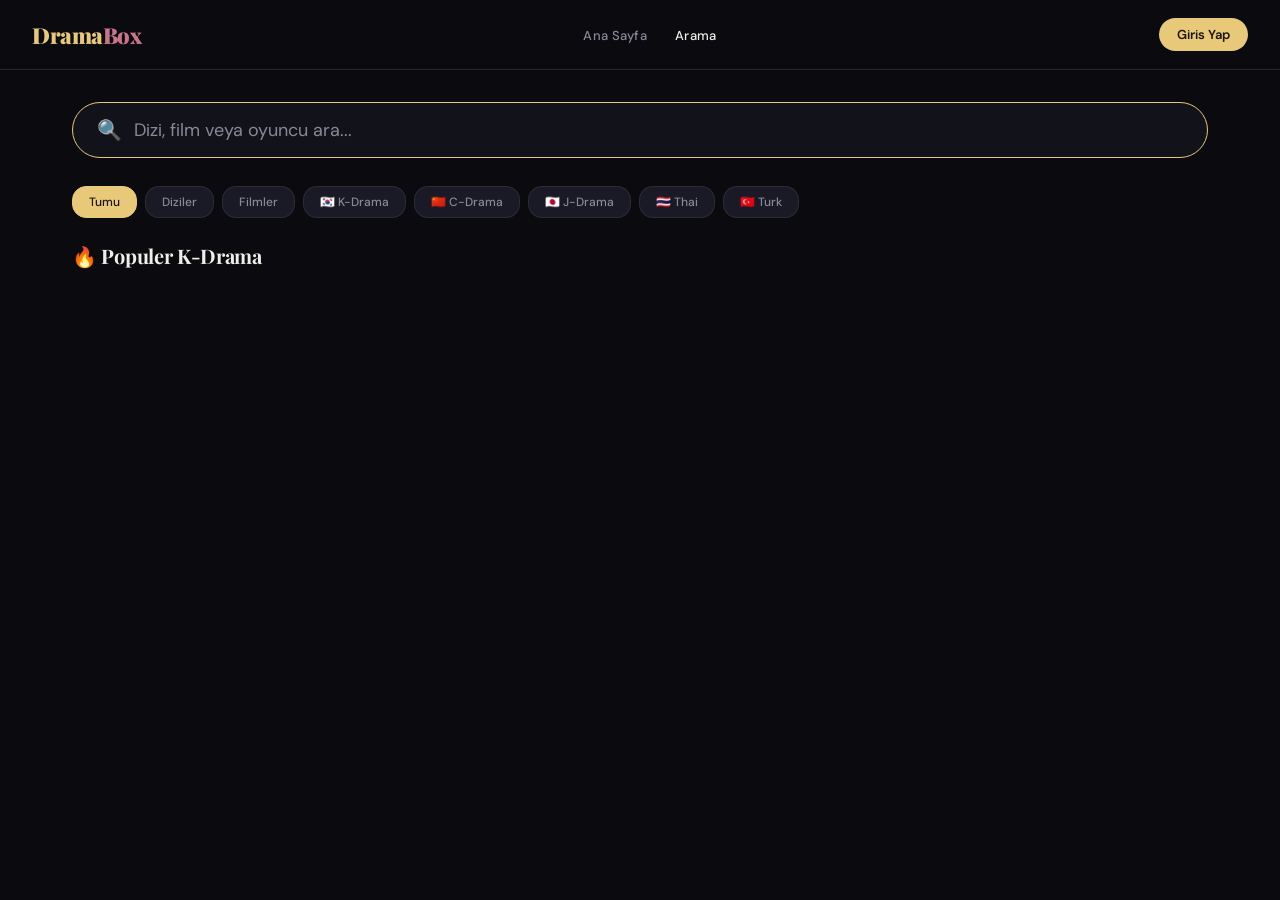
<file: pages/search.html>
<!DOCTYPE html>
<html lang="tr"><head><meta charset="UTF-8"/><title>DramaBox - Arama</title>
<link rel="stylesheet" href="../css/style.css"/>
<link href="https://fonts.googleapis.com/css2?family=Playfair+Display:wght@700&family=DM+Sans:wght@400;500&display=swap" rel="stylesheet"/>
<style>
.search-page{padding:32px;max-width:1200px;margin:0 auto}
.search-bar-big{display:flex;align-items:center;background:var(--bg2);border:1px solid rgba(255,255,255,.12);border-radius:28px;padding:14px 24px;gap:12px;margin-bottom:28px;transition:border-color .2s}
.search-bar-big:focus-within{border-color:var(--accent)}
.search-bar-big input{background:none;border:none;color:var(--text);font-size:18px;font-family:'DM Sans',sans-serif;outline:none;flex:1}
.search-bar-big input::placeholder{color:var(--muted)}
.filter-row{display:flex;gap:8px;flex-wrap:wrap;margin-bottom:24px}
.filter-btn{background:var(--bg3);border:0.5px solid rgba(255,255,255,.08);color:var(--muted);padding:7px 16px;border-radius:14px;font-size:12px;font-weight:500;cursor:pointer;font-family:'DM Sans',sans-serif;transition:all .18s}
.filter-btn.active{background:var(--accent);color:#1a1400;border-color:var(--accent)}
.results-grid{display:grid;grid-template-columns:repeat(auto-fill,minmax(140px,1fr));gap:18px}
.result-card{cursor:pointer;transition:transform .2s}
.result-card:hover{transform:translateY(-4px)}
.result-poster{width:100%;aspect-ratio:2/3;border-radius:10px;overflow:hidden;background:var(--bg3);margin-bottom:8px;position:relative}
.result-poster img{width:100%;height:100%;object-fit:cover}
.result-rating{position:absolute;top:8px;right:8px;background:rgba(10,10,15,.85);color:var(--accent);font-size:11px;font-weight:600;padding:3px 8px;border-radius:8px}
.result-title{font-size:13px;font-weight:600;margin-bottom:3px;line-height:1.3}
.result-meta{font-size:11px;color:var(--muted)}
.loading-dots{display:flex;gap:6px;justify-content:center;padding:60px}
.loading-dots span{width:8px;height:8px;border-radius:50%;background:var(--accent);animation:bounce 1s infinite}
.loading-dots span:nth-child(2){animation-delay:.15s}
.loading-dots span:nth-child(3){animation-delay:.3s}
@keyframes bounce{0%,100%{transform:translateY(0);opacity:.4}50%{transform:translateY(-8px);opacity:1}}
.section-title{font-family:'Playfair Display',serif;font-size:20px;font-weight:700;margin-bottom:18px}
</style></head><body>
<nav class="navbar">
<a href="../index.html" class="logo">Drama<span>Box</span></a>
<ul class="nav-links"><li><a href="../index.html">Ana Sayfa</a></li><li><a href="search.html" class="active">Arama</a></li></ul>
<div class="nav-right"><a href="auth.html" class="btn-premium">Giris Yap</a></div>
</nav>
<main class="search-page">
<div class="search-bar-big">
<span style="font-size:20px">🔍</span>
<input type="text" id="search-input" placeholder="Dizi, film veya oyuncu ara..." autofocus/>
</div>
<div class="filter-row">
<button class="filter-btn active" data-type="multi">Tumu</button>
<button class="filter-btn" data-type="tv">Diziler</button>
<button class="filter-btn" data-type="movie">Filmler</button>
<button class="filter-btn" data-lang="ko">🇰🇷 K-Drama</button>
<button class="filter-btn" data-lang="zh">🇨🇳 C-Drama</button>
<button class="filter-btn" data-lang="ja">🇯🇵 J-Drama</button>
<button class="filter-btn" data-lang="th">🇹🇭 Thai</button>
<button class="filter-btn" data-lang="tr">🇹🇷 Turk</button>
</div>
<div id="results-container">
<h2 class="section-title">🔥 Populer K-Drama</h2>
<div class="results-grid" id="trending-grid"></div>
</div>
</main>
<script src="../js/config.js"></script>
<script>
let timer=null,currentType='multi',currentLang='';
async function loadTrending(){
try{const d=await apiFetch('/trending/tv/week',{with_original_language:'ko'});renderGrid('trending-grid',d.results,'tv');}catch(e){}
}
function renderGrid(id,items,type){
const g=document.getElementById(id);if(!g)return;
if(!items||!items.length){g.innerHTML='<p style="color:var(--muted)">Sonuc bulunamadi.</p>';return;}
g.innerHTML=items.map(i=>{
const title=i.title||i.name||'--';
const year=(i.release_date||i.first_air_date||'').slice(0,4);
const rating=i.vote_average?i.vote_average.toFixed(1):'--';
const mt=i.media_type||type;
return '<div class="result-card" onclick="location.href='detail.html?id='+i.id+'&type='+mt+''"><div class="result-poster">'+(i.poster_path?'<img src="'+posterUrl(i.poster_path)+'" loading="lazy"/>':'<div style="display:flex;align-items:center;justify-content:center;height:100%;font-size:40px">🎬</div>')+'<div class="result-rating">★ '+rating+'</div></div><div class="result-title">'+title+'</div><div class="result-meta">'+(mt==='movie'?'Film':'Dizi')+(year?' · '+year:'')+'</div></div>';
}).join('');
}
async function doSearch(q){
const c=document.getElementById('results-container');
if(!q.trim()){c.innerHTML='<h2 class="section-title">🔥 Populer K-Drama</h2><div class="results-grid" id="trending-grid"></div>';loadTrending();return;}
c.innerHTML='<div class="loading-dots"><span></span><span></span><span></span></div>';
try{
const p={};if(currentLang)p.with_original_language=currentLang;
const d=await apiFetch('/search/'+currentType,{query:q,...p});
if(!d.results||!d.results.length){c.innerHTML='<p style="color:var(--muted);padding:40px 0;text-align:center">Sonuc bulunamadi: "'+q+'"</p>';return;}
c.innerHTML='<div class="results-grid" id="search-grid"></div>';
renderGrid('search-grid',d.results,currentType==='movie'?'movie':'tv');
}catch(e){c.innerHTML='<p style="color:var(--muted)">Hata: '+e.message+'</p>';}
}
document.getElementById('search-input').addEventListener('input',e=>{clearTimeout(timer);timer=setTimeout(()=>doSearch(e.target.value),400);});
const urlQ=new URLSearchParams(location.search).get('q');
const urlL=new URLSearchParams(location.search).get('lang');
if(urlL){currentLang=urlL;document.querySelector('[data-lang="'+urlL+'"]')?.classList.add('active');}
if(urlQ){document.getElementById('search-input').value=urlQ;doSearch(urlQ);}else{loadTrending();}
document.querySelectorAll('.filter-btn').forEach(btn=>{
btn.addEventListener('click',()=>{
if(btn.dataset.type){document.querySelectorAll('[data-type]').forEach(b=>b.classList.remove('active'));btn.classList.add('active');currentType=btn.dataset.type;}
if(btn.dataset.lang!==undefined){document.querySelectorAll('[data-lang]').forEach(b=>b.classList.remove('active'));currentLang=currentLang===btn.dataset.lang?'':btn.dataset.lang;if(currentLang)btn.classList.add('active');}
const q=document.getElementById('search-input').value;if(q)doSearch(q);else loadTrending();
});
});
</script></body></html>
</file>
<file: css/style.css>
/* =========================================================
   DramaBox – Global Stylesheet
   ========================================================= */

@import url('https://fonts.googleapis.com/css2?family=Playfair+Display:wght@400;700;900&family=DM+Sans:wght@300;400;500&display=swap');

/* ── Reset & Variables ── */
*, *::before, *::after { margin: 0; padding: 0; box-sizing: border-box; }

:root {
  --bg:      #0a0a0f;
  --bg2:     #12121a;
  --bg3:     #1a1a26;
  --accent:  #e8c97a;
  --accent2: #c9748a;
  --text:    #f0eee8;
  --muted:   #8a8898;
  --card-w:  140px;
  --card-h:  210px;
  --radius:  10px;
}

html { scroll-behavior: smooth; }

body {
  background: var(--bg);
  color: var(--text);
  font-family: 'DM Sans', sans-serif;
  min-height: 100vh;
  overflow-x: hidden;
}

a { text-decoration: none; color: inherit; }

/* ── Poster Gradients ── */
.p1  { background: linear-gradient(135deg,#1a0a2e,#3d1a5c,#7c3a8c); }
.p2  { background: linear-gradient(135deg,#0a1a2e,#1a3d5c,#2d6b8c); }
.p3  { background: linear-gradient(135deg,#2e0a0a,#5c1a1a,#8c3a2d); }
.p4  { background: linear-gradient(135deg,#0a2e1a,#1a5c3d,#2d8c6b); }
.p5  { background: linear-gradient(135deg,#2e1a0a,#5c3d1a,#8c6b2d); }
.p6  { background: linear-gradient(135deg,#0a0a2e,#1a1a5c,#2d2d8c); }
.p7  { background: linear-gradient(135deg,#2e0a1a,#5c1a3d,#8c2d6b); }
.p8  { background: linear-gradient(135deg,#1a2e0a,#3d5c1a,#6b8c2d); }
.p9  { background: linear-gradient(135deg,#0a2e2e,#1a5c5c,#2d8c8c); }
.p10 { background: linear-gradient(135deg,#2e2e0a,#5c5c1a,#8c8c2d); }

/* ============================================================
   NAVBAR
   ============================================================ */
.navbar {
  display: flex;
  align-items: center;
  justify-content: space-between;
  padding: 18px 32px;
  background: linear-gradient(180deg, rgba(10,10,15,.98) 0%, transparent 100%);
  position: sticky;
  top: 0;
  z-index: 100;
  border-bottom: 0.5px solid rgba(232,201,122,.15);
}

.logo {
  font-family: 'Playfair Display', serif;
  font-size: 22px;
  font-weight: 900;
  letter-spacing: -.5px;
  color: var(--accent);
}
.logo span { color: var(--accent2); }

.nav-links {
  display: flex;
  gap: 28px;
  list-style: none;
}
.nav-links a {
  color: var(--muted);
  font-size: 13px;
  font-weight: 500;
  letter-spacing: .3px;
  transition: color .2s;
}
.nav-links a.active,
.nav-links a:hover { color: var(--text); }

.nav-right {
  display: flex;
  align-items: center;
  gap: 14px;
}

.search-box {
  display: flex;
  align-items: center;
  background: var(--bg3);
  border: 0.5px solid rgba(255,255,255,.1);
  border-radius: 20px;
  padding: 7px 14px;
  gap: 8px;
}
.search-box input {
  background: none;
  border: none;
  color: var(--text);
  font-size: 13px;
  font-family: 'DM Sans', sans-serif;
  outline: none;
  width: 160px;
}
.search-box input::placeholder { color: var(--muted); }

.avatar-sm {
  width: 34px; height: 34px;
  border-radius: 50%;
  background: var(--bg3);
  border: 1.5px solid var(--accent2);
  display: flex; align-items: center; justify-content: center;
  font-size: 14px; font-weight: 600;
  color: var(--accent2);
  cursor: pointer;
  transition: border-color .2s;
}
.avatar-sm:hover { border-color: var(--accent); }

.btn-premium {
  background: var(--accent);
  color: #1a1400;
  border: none;
  border-radius: 20px;
  padding: 8px 18px;
  font-size: 13px;
  font-weight: 600;
  font-family: 'DM Sans', sans-serif;
  cursor: pointer;
  transition: opacity .2s;
}
.btn-premium:hover { opacity: .85; }

/* ============================================================
   GENRE TABS
   ============================================================ */
.genre-tabs {
  display: flex;
  gap: 6px;
  padding: 14px 32px;
  overflow-x: auto;
  scrollbar-width: none;
  background: var(--bg);
  border-bottom: 0.5px solid rgba(255,255,255,.05);
}
.genre-tabs::-webkit-scrollbar { display: none; }

.genre-tab {
  background: var(--bg3);
  border: 0.5px solid rgba(255,255,255,.08);
  color: var(--muted);
  padding: 6px 16px;
  border-radius: 14px;
  font-size: 12px;
  font-weight: 500;
  cursor: pointer;
  white-space: nowrap;
  transition: all .18s;
  font-family: 'DM Sans', sans-serif;
}
.genre-tab.active {
  background: var(--accent);
  color: #1a1400;
  border-color: var(--accent);
}
.genre-tab:hover:not(.active) {
  border-color: rgba(255,255,255,.2);
  color: var(--text);
}

/* ============================================================
   HERO
   ============================================================ */
.hero {
  position: relative;
  height: 460px;
  display: flex;
  align-items: flex-end;
  padding: 48px 32px;
  overflow: hidden;
}

.hero-bg { position: absolute; inset: 0; z-index: 0; }

.hero-visual {
  position: absolute; inset: 0;
  display: grid;
  grid-template-columns: repeat(5,1fr);
  gap: 2px;
  opacity: .35;
  filter: blur(1px);
}
.hero-tile { width: 100%; height: 100%; }

.hero-gradient {
  position: absolute; inset: 0;
  background:
    linear-gradient(90deg, rgba(10,10,15,.95) 35%, rgba(10,10,15,.3) 70%, transparent 100%),
    linear-gradient(0deg,   rgba(10,10,15,.9)  0%,  transparent 50%);
  z-index: 1;
}

.hero-content {
  position: relative;
  z-index: 2;
  max-width: 520px;
}

.hero-badge {
  display: inline-flex;
  align-items: center;
  gap: 6px;
  background: rgba(232,201,122,.15);
  border: 0.5px solid rgba(232,201,122,.4);
  color: var(--accent);
  font-size: 11px;
  font-weight: 500;
  padding: 4px 12px;
  border-radius: 10px;
  margin-bottom: 14px;
  letter-spacing: .8px;
  text-transform: uppercase;
}

.hero-title {
  font-family: 'Playfair Display', serif;
  font-size: 42px;
  font-weight: 900;
  line-height: 1.1;
  margin-bottom: 14px;
  letter-spacing: -1px;
}
.hero-title em { color: var(--accent2); font-style: normal; }

.hero-meta {
  display: flex;
  align-items: center;
  gap: 14px;
  margin-bottom: 16px;
  font-size: 13px;
  color: var(--muted);
}
.hero-rating { color: var(--accent); font-weight: 600; }
.dot { opacity: .4; }

.hero-desc {
  font-size: 14px;
  line-height: 1.65;
  color: rgba(240,238,232,.75);
  margin-bottom: 24px;
  max-width: 400px;
}

.hero-actions { display: flex; gap: 12px; }

.btn-primary {
  display: flex; align-items: center; gap: 8px;
  background: var(--accent);
  color: #1a1400;
  border: none;
  border-radius: 24px;
  padding: 12px 24px;
  font-size: 14px; font-weight: 600;
  font-family: 'DM Sans', sans-serif;
  cursor: pointer;
  transition: all .2s;
}
.btn-primary:hover { opacity: .88; transform: translateY(-1px); }

.btn-secondary {
  display: flex; align-items: center; gap: 8px;
  background: rgba(255,255,255,.1);
  color: var(--text);
  border: 0.5px solid rgba(255,255,255,.2);
  border-radius: 24px;
  padding: 12px 22px;
  font-size: 14px; font-weight: 500;
  font-family: 'DM Sans', sans-serif;
  cursor: pointer;
  transition: all .2s;
}
.btn-secondary:hover { background: rgba(255,255,255,.16); }

/* ============================================================
   SECTIONS
   ============================================================ */
.section { padding: 28px 32px; }
.section.bg-alt { background: var(--bg2); }

.section-header {
  display: flex;
  align-items: center;
  justify-content: space-between;
  margin-bottom: 18px;
}

.section-title {
  font-family: 'Playfair Display', serif;
  font-size: 20px;
  font-weight: 700;
  letter-spacing: -.3px;
}

.section-more {
  color: var(--accent);
  font-size: 12px;
  font-weight: 500;
  cursor: pointer;
  display: flex; align-items: center; gap: 4px;
  transition: opacity .2s;
}
.section-more:hover { opacity: .7; }

/* ============================================================
   CARDS
   ============================================================ */
.cards-row {
  display: flex;
  gap: 14px;
  overflow-x: auto;
  padding-bottom: 8px;
  scrollbar-width: none;
}
.cards-row::-webkit-scrollbar { display: none; }

/* Normal card */
.card {
  flex: 0 0 var(--card-w);
  cursor: pointer;
  transition: transform .22s;
}
.card:hover { transform: translateY(-4px); }

.card-poster {
  width: var(--card-w);
  height: var(--card-h);
  border-radius: var(--radius);
  margin-bottom: 10px;
  position: relative;
  overflow: hidden;
}

.card-art {
  position: absolute; inset: 0;
  border-radius: var(--radius);
}

.card-overlay {
  position: absolute;
  bottom: 0; left: 0; right: 0;
  height: 55%;
  background: linear-gradient(0deg, rgba(10,10,15,.92) 0%, transparent 100%);
  display: flex; flex-direction: column; justify-content: flex-end;
  padding: 10px;
}

.card-badge-ep {
  background: rgba(232,201,122,.2);
  color: var(--accent);
  font-size: 9px; font-weight: 600;
  padding: 2px 7px;
  border-radius: 6px;
  width: fit-content;
  margin-bottom: 4px;
  letter-spacing: .5px;
}

.card-badge-live {
  background: rgba(201,116,138,.25);
  color: var(--accent2);
  font-size: 9px; font-weight: 600;
  padding: 2px 7px;
  border-radius: 6px;
  width: fit-content;
  margin-bottom: 4px;
  display: flex; align-items: center; gap: 4px;
}
.live-dot {
  width: 5px; height: 5px;
  background: var(--accent2);
  border-radius: 50%;
  animation: pulse 1.2s infinite;
}
@keyframes pulse {
  0%,100% { opacity: 1; }
  50%      { opacity: .3; }
}

.card-title  { font-size: 11px; font-weight: 600; color: var(--text); line-height: 1.3; }
.card-info   { font-size: 11px; color: var(--muted); margin-top: 4px; }
.card-rating { font-size: 11px; color: var(--accent); margin-top: 2px; font-weight: 500; }

.progress-bar {
  height: 2px;
  background: rgba(255,255,255,.1);
  border-radius: 2px;
  margin-top: 8px;
  overflow: hidden;
}
.progress-fill {
  height: 100%;
  background: var(--accent);
  border-radius: 2px;
}

/* Featured (wide) card */
.featured-card {
  flex: 0 0 240px;
  cursor: pointer;
  transition: transform .22s;
}
.featured-card:hover { transform: translateY(-4px); }

.featured-poster {
  width: 240px; height: 136px;
  border-radius: var(--radius);
  margin-bottom: 10px;
  position: relative;
  overflow: hidden;
}
.featured-art { position: absolute; inset: 0; border-radius: var(--radius); }

.featured-overlay {
  position: absolute; inset: 0;
  background: linear-gradient(0deg, rgba(10,10,15,.88) 0%, transparent 55%);
  display: flex; align-items: flex-end;
  padding: 12px;
}

.featured-eps {
  background: rgba(10,10,15,.7);
  border: 0.5px solid rgba(255,255,255,.15);
  color: var(--text);
  font-size: 10px; padding: 3px 9px;
  border-radius: 8px; font-weight: 500;
}

.featured-title { font-size: 13px; font-weight: 600; margin-bottom: 3px; }
.featured-meta  { font-size: 11px; color: var(--muted); }

/* ============================================================
   COUNTRY TABS
   ============================================================ */
.country-tabs {
  display: flex; gap: 8px;
  margin-bottom: 18px;
  flex-wrap: wrap;
}

.country-tab {
  display: flex; align-items: center; gap: 6px;
  background: var(--bg3);
  border: 0.5px solid rgba(255,255,255,.08);
  color: var(--muted);
  padding: 7px 14px;
  border-radius: 14px;
  font-size: 12px; font-weight: 500;
  cursor: pointer;
  transition: all .18s;
  font-family: 'DM Sans', sans-serif;
}
.country-tab.active {
  background: rgba(201,116,138,.15);
  border-color: rgba(201,116,138,.5);
  color: var(--accent2);
}

/* ============================================================
   FOOTER
   ============================================================ */
.footer {
  border-top: 0.5px solid rgba(255,255,255,.06);
  padding: 20px 32px;
  display: flex; align-items: center; justify-content: space-between;
}

.footer-links {
  display: flex; gap: 20px;
  list-style: none;
}
.footer-links a {
  color: var(--muted);
  font-size: 12px;
  transition: color .2s;
}
.footer-links a:hover { color: var(--text); }

/* ============================================================
   PAYMENT PAGE
   ============================================================ */
.payment-page {
  min-height: 100vh;
  background: var(--bg);
  padding: 80px 32px;
  display: flex;
  flex-direction: column;
  align-items: center;
}

.payment-page h1 {
  font-family: 'Playfair Display', serif;
  font-size: 36px;
  font-weight: 900;
  text-align: center;
  margin-bottom: 8px;
}
.payment-page .subtitle {
  color: var(--muted);
  text-align: center;
  margin-bottom: 48px;
  font-size: 15px;
}

.plans-grid {
  display: grid;
  grid-template-columns: repeat(3,1fr);
  gap: 20px;
  max-width: 860px;
  width: 100%;
  margin-bottom: 48px;
}

.plan-card {
  background: var(--bg2);
  border: 0.5px solid rgba(255,255,255,.1);
  border-radius: 16px;
  padding: 28px 24px;
  position: relative;
  transition: transform .2s, border-color .2s;
}
.plan-card:hover { transform: translateY(-4px); }
.plan-card.featured-plan {
  border-color: var(--accent);
  background: linear-gradient(160deg, rgba(232,201,122,.08) 0%, var(--bg2) 60%);
}

.plan-popular {
  position: absolute;
  top: -12px; left: 50%;
  transform: translateX(-50%);
  background: var(--accent);
  color: #1a1400;
  font-size: 10px; font-weight: 700;
  padding: 4px 14px;
  border-radius: 10px;
  letter-spacing: .5px;
}

.plan-name {
  font-family: 'Playfair Display', serif;
  font-size: 20px; font-weight: 700;
  margin-bottom: 8px;
}
.plan-price {
  font-size: 36px; font-weight: 700;
  color: var(--accent);
  line-height: 1;
  margin-bottom: 4px;
}
.plan-price span { font-size: 14px; color: var(--muted); font-weight: 400; }
.plan-desc { color: var(--muted); font-size: 13px; margin-bottom: 20px; }

.plan-features {
  list-style: none;
  margin-bottom: 24px;
}
.plan-features li {
  font-size: 13px;
  color: rgba(240,238,232,.8);
  padding: 6px 0;
  border-bottom: 0.5px solid rgba(255,255,255,.05);
  display: flex; align-items: center; gap: 8px;
}
.plan-features li::before {
  content: '✓';
  color: var(--accent);
  font-weight: 700;
  flex-shrink: 0;
}
.plan-features li.no::before {
  content: '✕';
  color: var(--muted);
}
.plan-features li.no { color: var(--muted); }

.btn-plan {
  width: 100%;
  padding: 12px;
  border-radius: 24px;
  font-size: 14px; font-weight: 600;
  font-family: 'DM Sans', sans-serif;
  cursor: pointer;
  transition: all .2s;
  border: none;
}
.btn-plan-outline {
  background: transparent;
  border: 1px solid rgba(255,255,255,.2);
  color: var(--text);
}
.btn-plan-outline:hover { background: rgba(255,255,255,.08); }
.btn-plan-gold {
  background: var(--accent);
  color: #1a1400;
}
.btn-plan-gold:hover { opacity: .88; }

.payment-form-wrap {
  max-width: 480px;
  width: 100%;
  background: var(--bg2);
  border: 0.5px solid rgba(255,255,255,.1);
  border-radius: 16px;
  padding: 32px;
}
.payment-form-wrap h3 {
  font-family: 'Playfair Display', serif;
  font-size: 20px;
  margin-bottom: 24px;
}

.form-row {
  display: grid;
  grid-template-columns: 1fr 1fr;
  gap: 16px;
}

.form-group {
  display: flex;
  flex-direction: column;
  gap: 6px;
  margin-bottom: 16px;
}
.form-group label {
  font-size: 12px;
  color: var(--muted);
  font-weight: 500;
  letter-spacing: .3px;
}
.form-group input {
  background: var(--bg3);
  border: 0.5px solid rgba(255,255,255,.12);
  border-radius: 10px;
  padding: 11px 14px;
  color: var(--text);
  font-size: 14px;
  font-family: 'DM Sans', sans-serif;
  outline: none;
  transition: border-color .2s;
}
.form-group input:focus { border-color: var(--accent); }
.form-group input::placeholder { color: var(--muted); }

.secure-badge {
  display: flex; align-items: center; gap: 8px;
  color: var(--muted); font-size: 12px;
  margin-top: 16px;
}

/* ============================================================
   PROFILE PAGE
   ============================================================ */
.profile-page {
  min-height: 100vh;
  background: var(--bg);
  padding: 48px 32px;
  max-width: 900px;
  margin: 0 auto;
}

.profile-header {
  display: flex;
  align-items: center;
  gap: 24px;
  margin-bottom: 40px;
  padding-bottom: 32px;
  border-bottom: 0.5px solid rgba(255,255,255,.08);
}

.avatar-lg {
  width: 80px; height: 80px;
  border-radius: 50%;
  background: var(--bg3);
  border: 2px solid var(--accent);
  display: flex; align-items: center; justify-content: center;
  font-size: 32px; font-weight: 700;
  color: var(--accent);
  flex-shrink: 0;
}

.profile-info h2 {
  font-family: 'Playfair Display', serif;
  font-size: 26px; font-weight: 700;
  margin-bottom: 4px;
}
.profile-info p { color: var(--muted); font-size: 14px; margin-bottom: 8px; }

.badge-plan {
  display: inline-flex; align-items: center; gap: 6px;
  background: rgba(232,201,122,.15);
  border: 0.5px solid rgba(232,201,122,.4);
  color: var(--accent);
  font-size: 11px; font-weight: 600;
  padding: 4px 12px; border-radius: 10px;
  letter-spacing: .5px;
}

.profile-stats {
  display: grid;
  grid-template-columns: repeat(4,1fr);
  gap: 16px;
  margin-bottom: 40px;
}
.stat-card {
  background: var(--bg2);
  border: 0.5px solid rgba(255,255,255,.08);
  border-radius: 12px;
  padding: 20px;
  text-align: center;
}
.stat-num {
  font-family: 'Playfair Display', serif;
  font-size: 28px; font-weight: 700;
  color: var(--accent);
}
.stat-label { font-size: 12px; color: var(--muted); margin-top: 4px; }

.profile-section-title {
  font-family: 'Playfair Display', serif;
  font-size: 18px; font-weight: 700;
  margin-bottom: 16px;
}

.watchlist-grid {
  display: grid;
  grid-template-columns: repeat(6,1fr);
  gap: 12px;
  margin-bottom: 40px;
}
.watchlist-item {
  aspect-ratio: 2/3;
  border-radius: 8px;
  position: relative;
  overflow: hidden;
  cursor: pointer;
  transition: transform .2s;
}
.watchlist-item:hover { transform: scale(1.03); }
.watchlist-item-art { position: absolute; inset: 0; }

/* ============================================================
   RESPONSIVE (basic)
   ============================================================ */
@media (max-width: 768px) {
  .navbar { padding: 14px 16px; flex-wrap: wrap; gap: 10px; }
  .nav-links { display: none; }
  .section { padding: 20px 16px; }
  .hero { padding: 32px 16px; height: 380px; }
  .hero-title { font-size: 28px; }
  .plans-grid { grid-template-columns: 1fr; }
  .profile-stats { grid-template-columns: repeat(2,1fr); }
  .watchlist-grid { grid-template-columns: repeat(3,1fr); }
}
</file>
<file: css/auth.css>
.auth-page{min-height:100vh;display:flex;align-items:center;justify-content:center;padding:40px 16px;position:relative}
.auth-bg{position:fixed;inset:0;z-index:0}
.auth-bg-tiles{display:grid;grid-template-columns:repeat(5,1fr);grid-template-rows:repeat(4,1fr);height:100%;gap:3px;opacity:.25;filter:blur(2px)}
.bg-tile{width:100%;height:100%}
.auth-bg-gradient{position:absolute;inset:0;background:rgba(10,10,15,0.82)}
.auth-card{position:relative;z-index:1;background:var(--bg2);border:0.5px solid rgba(255,255,255,0.1);border-radius:20px;padding:36px 32px;width:100%;max-width:420px}
.auth-tabs{display:flex;background:var(--bg3);border-radius:12px;padding:4px;margin-bottom:28px}
.auth-tab{flex:1;padding:9px;border:none;border-radius:9px;background:transparent;color:var(--muted);font-size:14px;font-weight:500;font-family:'DM Sans',sans-serif;cursor:pointer;transition:all .2s}
.auth-tab.active{background:var(--accent);color:#1a1400}
.auth-title{font-family:'Playfair Display',serif;font-size:24px;font-weight:700;margin-bottom:6px}
.auth-sub{color:var(--muted);font-size:13px;margin-bottom:24px}
.auth-forgot{text-align:right;margin-top:-8px;margin-bottom:16px}
.auth-forgot a{color:var(--accent);font-size:12px}
.btn-auth{width:100%;padding:13px;background:var(--accent);color:#1a1400;border:none;border-radius:24px;font-size:15px;font-weight:600;font-family:'DM Sans',sans-serif;cursor:pointer;transition:opacity .2s;margin-bottom:16px}
.btn-auth:hover{opacity:.88}
.auth-divider{text-align:center;position:relative;margin:16px 0;color:var(--muted);font-size:12px}
.btn-auth-social{width:100%;padding:12px;background:var(--bg3);color:var(--text);border:0.5px solid rgba(255,255,255,.12);border-radius:24px;font-size:14px;font-weight:500;font-family:'DM Sans',sans-serif;cursor:pointer;display:flex;align-items:center;justify-content:center;gap:10px;transition:background .2s;margin-bottom:20px}
.auth-terms{display:flex;align-items:flex-start;gap:10px;margin-bottom:20px;font-size:12px;color:var(--muted);line-height:1.5}
.auth-terms input{margin-top:2px;accent-color:var(--accent)}
.auth-terms a,.auth-switch a{color:var(--accent)}
.auth-switch{text-align:center;font-size:13px;color:var(--muted);margin-top:4px}
</file>
